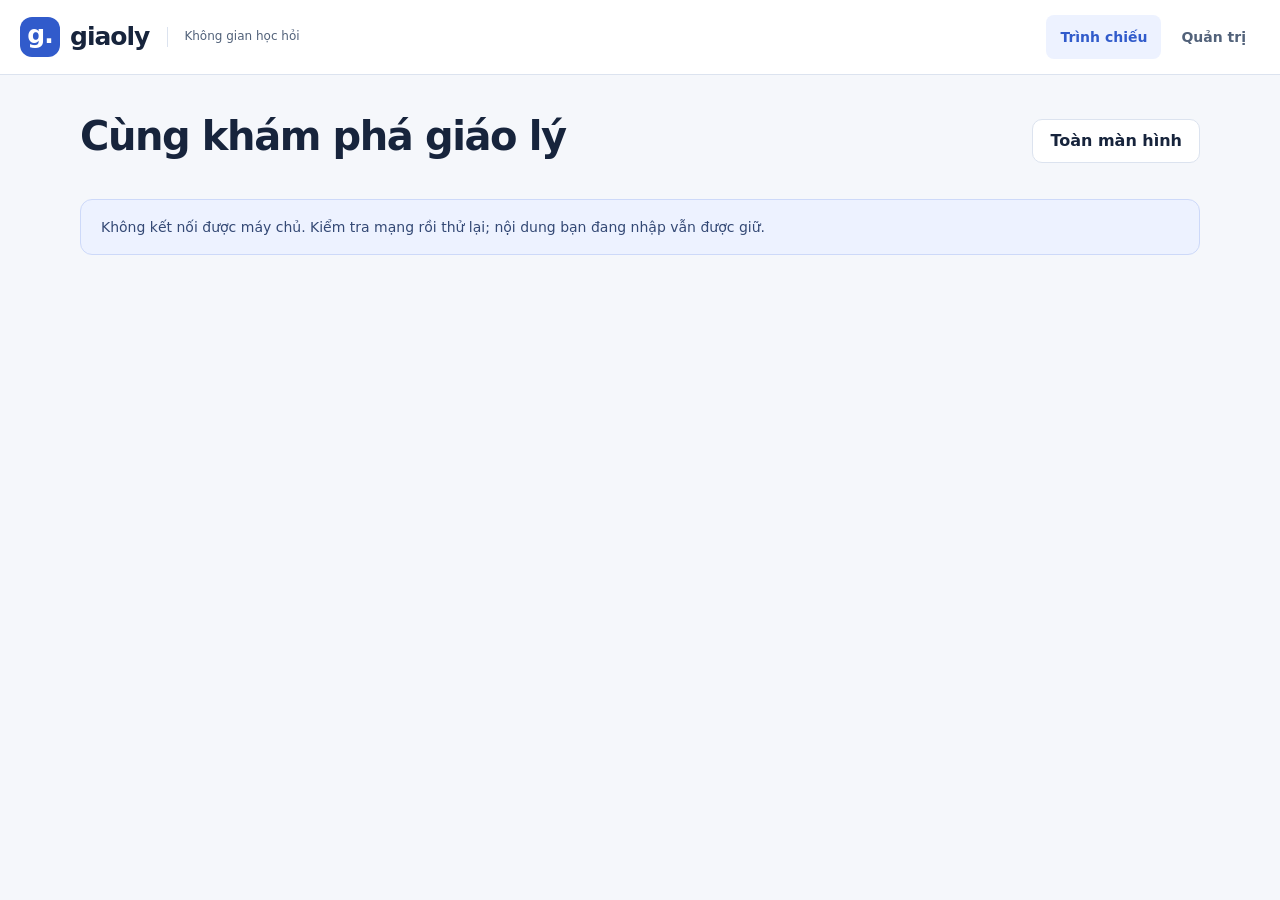
<file: index.html>
<!doctype html>
<html lang="vi">
<head>
<meta charset="utf-8"><meta name="viewport" content="width=device-width, initial-scale=1">
<meta name="theme-color" content="#f5f7fb"><meta name="description" content="Trình chiếu câu hỏi giáo lý, đếm thời gian và công bố đáp án.">
<title>Giaoly · Trình chiếu câu hỏi</title><link rel="stylesheet" href="styles.css?v=20260916-fit"><script type="module" src="presenter.js?v=20260916-fit"></script>
</head>
<body class="presenter-page">
<header class="topbar"><a class="brand" href="./"><span class="brand-icon" aria-hidden="true">g.</span>giaoly <span class="brand-sub">Không gian học hỏi</span></a><nav aria-label="Điều hướng"><a class="nav-link active" href="./" aria-current="page">Trình chiếu</a><a class="nav-link" href="admin.html">Quản trị</a></nav></header>
<main class="presenter shell">
<div class="page-heading"><div><h1 id="session-title">Cùng khám phá giáo lý</h1></div><button id="fullscreen" class="secondary">Toàn màn hình</button></div>
<div id="load-error" role="alert" hidden></div>
<div id="presentation" hidden>
<div class="session-bar"><label class="jump-label">Chuyển đến <select id="jump" aria-label="Chuyển trang trình chiếu"></select></label><span id="question-count" class="muted"></span></div>
<div id="slide-stage">
<article id="event-page" class="event-page" aria-labelledby="event-title" hidden><h2 id="event-title"></h2><p id="event-body"></p></article>
<article id="question-card" class="question-card" aria-labelledby="question-title">
<div class="question-top"><span class="eyebrow" id="question-number"></span><div class="timer-wrap"><span class="muted">Thời gian còn lại</span><output id="timer" role="timer" aria-label="Thời gian còn lại">00:30</output></div></div>
<div class="time-track" aria-hidden="true"><div id="time-fill"></div></div>
<h2 id="question-title"></h2><p id="question-instruction" class="muted"></p>
<div id="question-content"></div>
<div id="answer-explanation" class="answer-explanation" hidden></div>
</article>
</div>
<div class="presenter-controls"><div class="button-group"><button id="prev" class="secondary">← Câu trước</button><button id="next" class="secondary">Câu tiếp →</button></div><div id="question-controls" class="button-group"><button id="timer-toggle" class="secondary">Bắt đầu đếm</button><button id="timer-reset" class="quiet">Đặt lại</button><button id="reveal" class="primary" aria-pressed="false">Hiện đáp án</button></div></div>
<p id="timer-status" role="status" class="status-line"></p>
</div>
<div id="empty" class="empty-state" hidden><h2>Chưa có câu hỏi được chọn</h2><p>Vào quản trị và bật “Đưa lên trình chiếu” cho các câu bạn muốn sử dụng.</p><a class="primary button" href="admin.html">Mở quản trị</a></div>
</main>
</body></html>
</file>
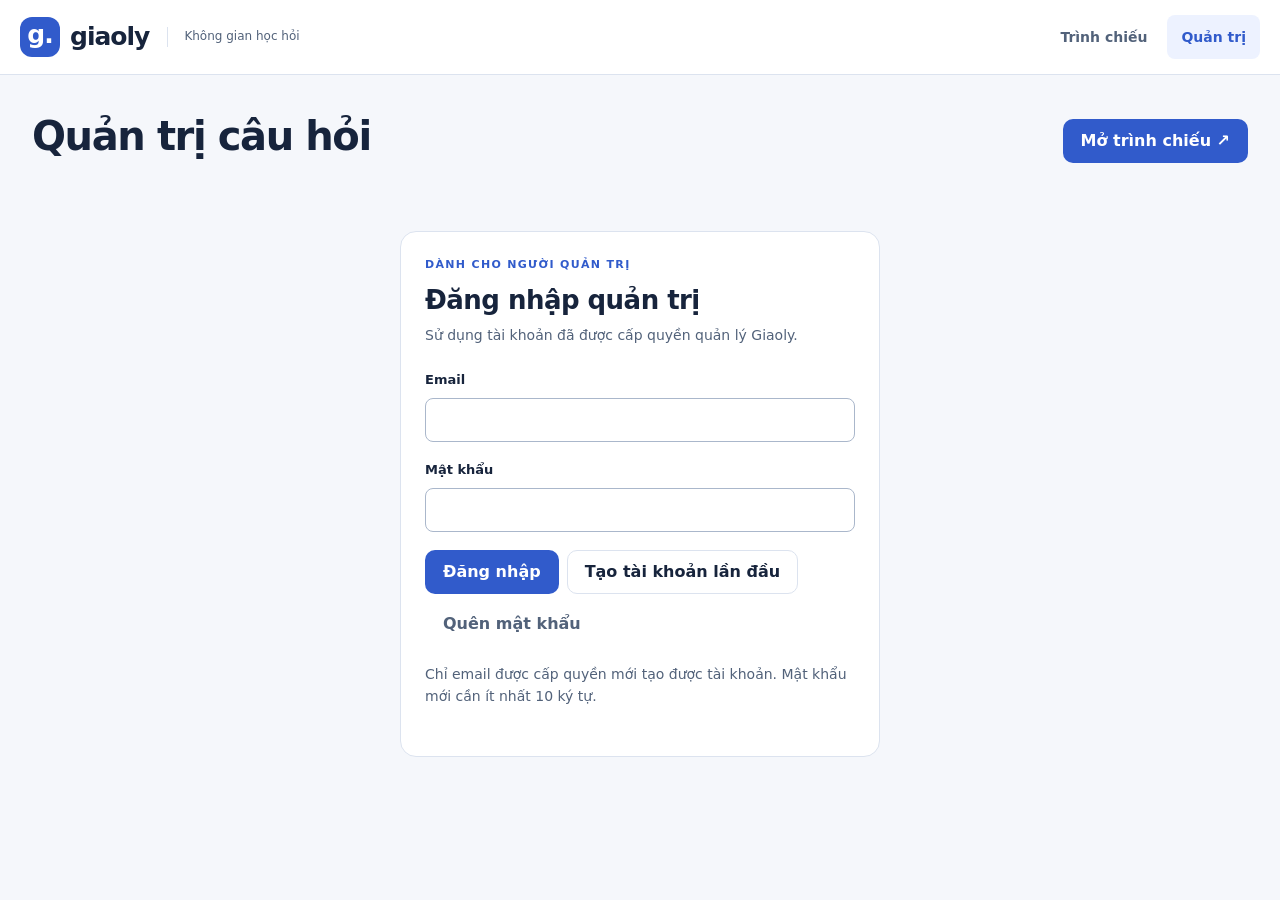
<file: admin.html>
<!doctype html><html lang="vi"><head><meta charset="utf-8"><meta name="viewport" content="width=device-width, initial-scale=1"><meta name="theme-color" content="#f5f7fb"><title>Giaoly · Quản trị câu hỏi</title><link rel="stylesheet" href="styles.css?v=20260916-fit"><script type="module" src="admin.js?v=20260916-pages"></script></head><body>
<header class="topbar"><a class="brand" href="./"><span class="brand-icon" aria-hidden="true">g.</span>giaoly <span class="brand-sub">Không gian học hỏi</span></a><nav aria-label="Điều hướng"><a class="nav-link" href="./">Trình chiếu</a><a class="nav-link active" href="admin.html" aria-current="page">Quản trị</a></nav></header>
<main class="shell admin-shell"><div class="page-heading"><div><h1>Quản trị câu hỏi</h1></div><a class="primary button" href="./">Mở trình chiếu ↗</a></div>
<div class="account-bar"><span id="account-label"></span><button id="logout" class="quiet">Đăng xuất</button></div>
<section id="login-panel" class="panel login-panel" hidden><p class="eyebrow">DÀNH CHO NGƯỜI QUẢN TRỊ</p><h2>Đăng nhập quản trị</h2><p class="muted">Sử dụng tài khoản đã được cấp quyền quản lý Giaoly.</p><form id="login-form"><label>Email<input name="email" type="email" autocomplete="username" required></label><label>Mật khẩu<input name="password" type="password" autocomplete="current-password" required></label><div class="button-group"><button class="primary" type="submit">Đăng nhập</button><button class="secondary" type="button" id="register">Tạo tài khoản lần đầu</button><button class="quiet" type="button" id="forgot-password">Quên mật khẩu</button></div><p class="small muted" style="margin-top:16px">Chỉ email được cấp quyền mới tạo được tài khoản. Mật khẩu mới cần ít nhất 10 ký tự.</p><p id="login-error" class="form-error" role="alert" hidden></p></form></section><div id="global-status" role="status" class="status-line"></div>
<div id="admin-content" hidden><section class="settings-card" aria-labelledby="settings-heading"><div><h2 id="settings-heading">Buổi thi của bạn</h2><p class="muted">Tiêu đề xuất hiện trên trang trình chiếu.</p></div><form id="settings-form" class="settings-form"><label class="session-title-field">Tên buổi thi<input name="title" maxlength="160" required></label><button class="secondary" type="submit">Lưu tên</button><button id="export" type="button" class="secondary">Xuất dữ liệu</button><label class="secondary button file-label">Nhập dữ liệu<input id="import" type="file" accept=".json,application/json"></label></form></section>
<details class="panel slide-settings"><summary><span class="slide-summary-title">Trang mở đầu &amp; kết thúc</span><span class="muted slide-summary-subtitle">Thiết lập nội dung trình chiếu</span></summary>
<form id="pages-form"><div class="page-settings-grid"><fieldset><legend>Trang mở đầu</legend><label class="check-label"><input type="checkbox" name="opening-enabled">Đưa lên trình chiếu</label><label>Tên cuộc thi<input name="opening-title" maxlength="160"></label><label>Nội dung bổ sung<textarea name="opening-body" rows="5" maxlength="4000" placeholder="Đơn vị tổ chức, chủ đề, thời gian, địa điểm…"></textarea></label></fieldset><fieldset><legend>Trang kết thúc</legend><label class="check-label"><input type="checkbox" name="closing-enabled">Đưa lên trình chiếu</label><label>Tiêu đề cảm ơn<input name="closing-title" maxlength="160"></label><label>Nội dung bổ sung<textarea name="closing-body" rows="5" maxlength="4000" placeholder="Lời cảm ơn, lời chúc hoặc thông tin liên hệ…"></textarea></label></fieldset></div><div class="button-group"><button type="submit" class="primary">Lưu trang trình chiếu</button><span id="pages-status" role="status" class="small"></span></div></form></details>
<section class="library panel question-workspace" aria-labelledby="library-heading">
<div class="workspace-heading"><div><h2 id="library-heading">Kho câu hỏi</h2><p id="library-count" class="muted"></p></div><button id="new-question" class="primary" aria-haspopup="dialog" aria-controls="editor-dialog">+ Thêm câu hỏi</button></div>
<div class="workspace-views" role="group" aria-label="Chế độ xem câu hỏi"><button id="bank-view" class="view-button" aria-controls="bank-panel" aria-pressed="true">Kho câu hỏi <span id="bank-total" class="view-count">0</span></button><button id="queue-view" class="view-button" aria-controls="queue-panel" aria-pressed="false">Câu hỏi trình chiếu <span id="queue-total" class="view-count">0</span></button></div>
<div id="type-tabs" class="type-tabs" role="tablist" aria-label="Dạng trắc nghiệm"></div>
<div id="bank-panel" role="tabpanel" aria-labelledby="tab-single" tabindex="0">
<div class="library-toolbar"><div><h3 id="list-heading">ABCD</h3><p id="list-description" class="muted small">Chọn các câu muốn đưa lên trình chiếu.</p></div><label class="search-label">Tìm trong dạng này<input id="search" type="search" placeholder="Tìm nội dung câu hỏi…"></label></div>
<ol id="question-list" class="question-list"></ol><div id="no-results" class="list-empty" hidden><h3>Chưa có câu hỏi</h3><p class="muted">Bấm Thêm câu hỏi để bắt đầu.</p></div>
</div>
<section id="queue-panel" aria-labelledby="queue-heading" hidden><div class="library-toolbar"><div><h3 id="queue-heading">Thứ tự trình chiếu</h3><p id="queue-summary" class="muted small"></p></div><a class="secondary button" href="./">Xem trình chiếu ↗</a></div><p class="queue-help">Danh sách dưới đây đúng thứ tự xuất hiện. Dùng ↑ ↓ hoặc nhập vị trí để sắp xếp.</p><div id="queue-opening" class="queue-bookend" hidden></div><ol id="queue-list" class="question-list"></ol><div id="queue-closing" class="queue-bookend" hidden></div><div id="queue-empty" class="list-empty" hidden><h3>Chưa chọn câu hỏi nào</h3><p class="muted">Chọn câu ở các tab trong kho để chuẩn bị buổi trình chiếu.</p><button id="back-to-bank" class="secondary">Chọn câu từ kho</button></div></section>
</section>

</div></main>
<dialog id="editor-dialog" class="question-editor" aria-labelledby="editor-heading"><div class="panel-heading"><div><p class="eyebrow" id="editor-mode">BIÊN SOẠN</p><h2 id="editor-heading">Thêm câu hỏi</h2></div><button type="button" id="close-editor" class="quiet" aria-label="Đóng khung biên soạn">✕</button></div>
<form id="question-form"><input type="hidden" name="id"><div class="form-grid"><label>Dạng câu hỏi<select name="type" id="question-type"></select></label><label>Thời gian trả lời (giây)<input type="number" name="seconds" value="30" min="1" max="3600" required></label></div><label>Nội dung câu hỏi<textarea name="prompt" rows="3" maxlength="4000" required placeholder="Nhập câu hỏi của bạn…"></textarea></label><div id="type-fields"></div><label>Giải thích đáp án <span class="muted">(không bắt buộc)</span><textarea name="explanation" rows="2" maxlength="4000" placeholder="Hiển thị sau khi bấm Hiện đáp án"></textarea></label><label class="check-label"><input name="enabled" type="checkbox" checked>Đưa lên trình chiếu</label><div id="form-error" class="form-error" role="alert" tabindex="-1" hidden></div><div class="editor-actions"><button type="submit" class="primary">Lưu câu hỏi</button><button type="button" id="cancel-edit" class="secondary">Hủy</button></div></form>
</dialog>
<dialog id="password-dialog"><h2>Đặt mật khẩu mới</h2><form id="password-form"><label>Mật khẩu mới<input name="password" type="password" autocomplete="new-password" minlength="10" required></label><button class="primary" type="submit">Lưu mật khẩu mới</button><p id="password-error" class="form-error" hidden role="alert"></p></form></dialog><dialog id="import-dialog"><h2>Nhập bộ câu hỏi?</h2><p id="import-summary"></p><p>Bộ dữ liệu hiện tại trên trình duyệt này sẽ được thay thế. Hãy xuất bản sao nếu bạn cần giữ lại.</p><div class="button-group"><button id="confirm-import" class="primary">Thay thế dữ liệu</button><button id="cancel-import" class="secondary">Hủy</button></div></dialog>
<dialog id="delete-dialog"><h2>Xóa câu hỏi?</h2><p id="delete-summary"></p><p>Thao tác này sẽ xóa câu khỏi kho và trang trình chiếu.</p><div class="button-group"><button id="confirm-delete" class="danger">Xóa câu hỏi</button><button id="cancel-delete" class="secondary">Giữ lại</button></div></dialog>
</body></html>
</file>
<file: styles.css>
:root{color-scheme:light;--bg:#f5f7fb;--paper:#fff;--ink:#17243c;--muted:#52627a;--brand:#315bcb;--brand-hover:#23449b;--tint:#edf2ff;--border:#dce3ef;--green:#16634b;--green-bg:#edf9f2;--danger:#b42332;--amber:#975600;--shadow:0 8px 32px #253e7210;font-family:system-ui,-apple-system,BlinkMacSystemFont,"Segoe UI",sans-serif;color:var(--ink);background:var(--bg);font-synthesis:none}
*{box-sizing:border-box}body{margin:0;line-height:1.6}button,input,select,textarea{font:inherit}button,a,input,select,textarea,summary{-webkit-tap-highlight-color:transparent}button,.button{min-height:44px;padding:10px 17px;border-radius:10px;border:1px solid transparent;font-weight:650;cursor:pointer;text-decoration:none;display:inline-flex;align-items:center;justify-content:center;gap:8px;line-height:1.4;transition:background .18s,color .18s,border-color .18s}button:disabled{opacity:.42;cursor:not-allowed}a{color:var(--brand)}button:focus-visible,a:focus-visible,input:focus-visible,textarea:focus-visible,select:focus-visible{outline:3px solid var(--brand);outline-offset:3px}.primary{background:var(--brand);color:white}.primary:hover:not(:disabled){background:var(--brand-hover)}.secondary{background:var(--paper);border-color:var(--border);color:var(--ink)}.secondary:hover:not(:disabled){background:var(--tint);border-color:var(--brand)}.quiet{background:transparent;color:var(--muted)}.quiet:hover:not(:disabled){background:var(--tint)}.danger{color:var(--danger);background:#fff0f0;border-color:#f5c3c8}.shell{width:min(1240px,calc(100% - 32px));margin-inline:auto}.topbar{padding:15px max(16px,calc((100% - 1240px)/2));background:var(--paper);border-bottom:1px solid var(--border);display:flex;justify-content:space-between;align-items:center;gap:16px;flex-wrap:wrap}.brand{font-size:25px;font-weight:800;letter-spacing:-1px;text-decoration:none;color:var(--ink);display:flex;gap:10px;align-items:center}.brand-icon{background:var(--brand);color:white;border-radius:12px;width:40px;height:40px;text-align:center;line-height:36px}.brand-sub{display:none;color:var(--muted);font-size:12px;font-weight:500;letter-spacing:0;border-left:1px solid var(--border);padding-left:16px;margin-left:8px}nav{display:flex;gap:6px}.nav-link{padding:10px 14px;min-height:44px;display:flex;align-items:center;border-radius:8px;text-decoration:none;font-size:14px;color:var(--muted);font-weight:650}.nav-link.active{background:var(--tint);color:var(--brand)}.nav-link:hover{background:var(--bg)}.page-heading{display:flex;justify-content:space-between;align-items:center;gap:24px;padding:36px 0 28px;flex-wrap:wrap}.eyebrow{color:var(--brand);letter-spacing:.12em;font-size:11px;font-weight:800;margin:0 0 8px}h1{font-size:clamp(27px,3.4vw,40px);line-height:1.25;letter-spacing:-.035em;margin:0 0 10px;text-wrap:balance}h2{font-size:20px;line-height:1.4;margin:0 0 6px;letter-spacing:-.02em}p{margin:0 0 12px}.muted{color:var(--muted)}.small{font-size:12px}.page-heading p:last-child{margin-bottom:0}.pill{display:inline-flex;align-items:center;padding:5px 12px;border-radius:30px;background:var(--tint);color:var(--brand);font-weight:700;font-size:12px}.session-bar{display:flex;align-items:center;gap:14px;margin-bottom:18px;flex-wrap:wrap;font-size:14px}.session-bar .pill{margin-left:auto}.jump-label{display:flex;align-items:center;gap:10px;margin:0}.jump-label select{width:90px;margin:0}.question-card{background:var(--paper);border:1px solid var(--border);border-radius:20px;padding:24px;box-shadow:var(--shadow);min-height:430px}.question-top{display:flex;justify-content:space-between;align-items:center;gap:16px}.question-top .eyebrow{font-size:13px;margin:0}.timer-wrap{display:flex;align-items:center;gap:14px}.timer-wrap .muted{font-size:12px;white-space:nowrap;line-height:1.4}#timer{font-size:32px;font-weight:750;font-variant-numeric:tabular-nums;color:var(--brand);line-height:1.2}#timer.expired{color:var(--danger)}.time-track{height:4px;background:var(--tint);border-radius:4px;margin:20px 0 28px;overflow:hidden}#time-fill{height:100%;width:100%;background:var(--brand);transition:width .2s linear}#time-fill.expired{background:var(--danger)}#question-title{font-size:clamp(24px,3vw,37px);line-height:1.45;white-space:pre-wrap;overflow-wrap:anywhere;margin-bottom:12px}#question-instruction{font-size:14px;margin-bottom:24px}.options-grid{display:grid;gap:14px}.option{display:flex;align-items:center;gap:16px;padding:18px;border:2px solid var(--border);border-radius:12px;font-size:clamp(18px,2vw,25px);min-height:78px;white-space:pre-wrap;overflow-wrap:anywhere}.option-letter{display:grid;place-items:center;flex-shrink:0;width:38px;height:38px;background:var(--tint);border-radius:9px;color:var(--brand);font-size:16px;font-weight:750}.option-text{flex:1;min-width:0}.correct{border-color:var(--green)!important;background:var(--green-bg)!important;color:var(--green)}.correct .option-letter{background:var(--green);color:white}.answer-mark{font-size:13px;font-weight:750;flex-shrink:0}.answer-explanation{margin-top:24px;padding:18px 22px;background:var(--green-bg);border-left:4px solid var(--green);border-radius:8px;color:var(--green);white-space:pre-wrap;overflow-wrap:anywhere}.answer-explanation strong{display:block}.fill-sentence{font-size:clamp(24px,3vw,34px);line-height:2;white-space:pre-wrap;overflow-wrap:anywhere}.blank{display:inline-block;min-width:100px;padding:0 12px;background:var(--tint);border-bottom:2px dashed var(--brand);color:var(--brand);text-align:center;border-radius:5px}.blank.solved{background:var(--green-bg);color:var(--green);border-color:var(--green);font-weight:700}.match-grid{display:grid;grid-template-columns:1fr 1fr;gap:12px}.match-column{display:grid;gap:12px;align-content:start;min-width:0}.match-column h3{font-size:13px;color:var(--muted);margin:0}.match-column .option{font-size:18px;padding:14px;flex-wrap:wrap}.sequence{display:grid;gap:12px}.short-placeholder{border:2px dashed var(--border);border-radius:12px;color:var(--muted);padding:32px;text-align:center}.short-answer{padding:28px;font-size:clamp(24px,3vw,36px);background:var(--green-bg);color:var(--green);border:2px solid var(--green);border-radius:12px;white-space:pre-wrap;overflow-wrap:anywhere}.presenter-controls{display:flex;justify-content:space-between;gap:16px;flex-wrap:wrap;margin-top:22px}.button-group{display:flex;gap:8px;align-items:center;flex-wrap:wrap}.status-line{font-size:14px;color:var(--muted);min-height:24px;margin-top:16px}.keyboard-hint{font-size:12px;color:var(--muted);margin-top:8px}.footer{border-top:1px solid var(--border);padding:22px 0;margin-top:36px;display:flex;justify-content:space-between;gap:12px;flex-wrap:wrap;font-size:12px;color:var(--muted)}.notice{background:var(--tint);border:1px solid #cdd9f9;border-radius:12px;padding:16px 20px;color:#344975;font-size:14px}.settings-card{background:var(--paper);border:1px solid var(--border);border-radius:14px;padding:22px;display:flex;align-items:center;gap:24px;flex-wrap:wrap;margin:18px 0 24px}.settings-card p{font-size:12px;margin:0}.inline-form{display:flex;align-items:flex-end;gap:12px;flex-wrap:wrap;flex:1}.inline-form label{flex:1;min-width:170px;margin:0}.inline-form button{margin-bottom:0}.admin-grid{display:grid;gap:24px;align-items:start}.panel{background:var(--paper);border:1px solid var(--border);border-radius:16px;padding:24px;min-width:0}.panel-heading{display:flex;justify-content:space-between;gap:12px;align-items:center;margin-bottom:22px}.panel-heading p{margin-bottom:0;font-size:12px}label{display:block;font-size:13px;font-weight:650;margin-bottom:18px}input:not([type=checkbox],[type=radio],[type=file]),select,textarea{display:block;width:100%;padding:10px 12px;border:1px solid #aab7cb;border-radius:8px;background:white;color:var(--ink);margin-top:7px;min-height:44px;max-width:100%}textarea{resize:vertical}input[type=checkbox],input[type=radio]{width:20px;height:20px;accent-color:var(--brand);flex-shrink:0;cursor:pointer}.check-label{display:flex;align-items:center;gap:10px;min-height:44px;margin:0}.form-grid{display:grid;gap:0 16px}.helper{font-size:12px;color:var(--muted);margin:-6px 0 16px}.field-box{background:var(--bg);border:1px solid var(--border);padding:16px;border-radius:12px;margin-bottom:18px}.field-box p{font-size:12px;color:var(--muted)}.choice-row{display:flex;gap:10px;align-items:center;margin-bottom:10px}.choice-row .choice-correct{display:flex;align-items:center;justify-content:center;margin:0;min-width:44px;min-height:44px}.choice-row input[type=text]{margin:0;flex:1;min-width:0}.choice-row>span{font-size:13px;font-weight:750}.editor-actions{display:flex;gap:10px;flex-wrap:wrap;border-top:1px solid var(--border);padding-top:20px;margin-top:20px}.form-error{color:var(--danger);background:#fff1f1;padding:12px 16px;border-radius:8px;font-size:14px;margin-top:16px}.question-list{list-style:none;margin:0;padding:0;display:grid;gap:12px}.question-row{padding:16px;border:1px solid var(--border);border-radius:12px}.question-row.editing{border-color:var(--brand);box-shadow:inset 3px 0 var(--brand)}.row-top{display:flex;gap:12px;align-items:start}.row-number{background:var(--tint);color:var(--brand);min-width:30px;height:30px;border-radius:8px;text-align:center;font-weight:750;font-size:13px;line-height:30px}.row-title{flex:1;min-width:0;font-size:14px;font-weight:650;overflow-wrap:anywhere;display:-webkit-box;-webkit-line-clamp:2;-webkit-box-orient:vertical;overflow:hidden}.row-meta{display:flex;gap:10px;flex-wrap:wrap;font-size:12px;color:var(--muted);margin:8px 0 8px 42px}.row-actions{display:flex;gap:6px;align-items:center;flex-wrap:wrap}.row-actions button{font-size:12px;padding:8px 10px;min-width:44px}.row-actions .check-label{font-size:12px;margin-right:auto}.position{width:60px!important;min-width:60px;margin:0!important;padding:7px!important;font-size:12px!important}.search-label,.filter-label{margin-bottom:12px}.type-manager{margin-top:24px}.type-manager>div>p.muted{font-size:14px;max-width:760px}.type-manager .inline-form{margin-top:22px}.type-chips{display:flex;gap:10px;flex-wrap:wrap;margin-top:18px}.file-label{margin:0;position:relative;overflow:hidden}.file-label input{position:absolute;inset:0;opacity:0;width:100%;cursor:pointer}.file-label:focus-within{outline:3px solid var(--brand);outline-offset:3px}.empty-state{text-align:center;padding:70px 24px;background:white;border:1px solid var(--border);border-radius:16px}.empty-state p{color:var(--muted)}dialog{border:1px solid var(--border);border-radius:18px;max-width:520px;width:calc(100% - 32px);padding:28px;box-shadow:var(--shadow);color:var(--ink)}dialog::backdrop{background:#17243c77}dialog p{color:var(--muted);overflow-wrap:anywhere}[hidden]{display:none!important}body:fullscreen{overflow:auto;background:var(--bg)}
@media(min-width:640px){.brand-sub{display:inline}.options-grid{grid-template-columns:1fr 1fr}.form-grid{grid-template-columns:1.3fr 1fr}.question-card{padding:32px 40px}.shell{width:min(1240px,calc(100% - 64px))}}
@media(min-width:1000px){.admin-grid{grid-template-columns:minmax(340px,.85fr) minmax(0,1.25fr)}.presenter{max-width:1120px}.editor{position:sticky;top:20px}}
@media(max-width:480px){.topbar{gap:8px}.nav-link{padding:10px;font-size:13px}.page-heading{padding-top:26px;gap:16px}.panel{padding:18px}.panel-heading{flex-wrap:wrap}.question-card{padding:20px}.question-top .eyebrow{font-size:11px}.option{padding:14px;gap:10px}.answer-mark{font-size:11px}.match-column .option{font-size:16px;padding:10px}.presenter-controls>.button-group{width:100%}.presenter-controls button{flex:1}.session-bar .pill{margin-left:0}.settings-card{padding:18px}.question-row{padding:12px}}
@media(prefers-reduced-motion:reduce){*,*::before,*::after{scroll-behavior:auto!important;transition:none!important}}
.login-panel{max-width:480px;margin:32px auto}.login-panel h2{font-size:26px}.login-panel p.muted{font-size:14px;margin-bottom:24px}.account-bar{display:flex;justify-content:flex-end;align-items:center;gap:12px;font-size:13px;color:var(--muted);margin-top:10px}.account-bar:has(#account-label:empty){display:none}

#timer-status:empty{display:none}.presenter,.admin-shell{padding-bottom:32px}

/* Presentation controls keep their labels and touch targets readable. */
.question-top{flex-wrap:wrap}.timer-wrap{margin-left:auto}
#jump{appearance:none;-webkit-appearance:none;padding-right:36px;background-image:url("data:image/svg+xml,%3Csvg xmlns='http://www.w3.org/2000/svg' width='16' height='16' viewBox='0 0 24 24' fill='none' stroke='%2352627a' stroke-width='2' stroke-linecap='round' stroke-linejoin='round'%3E%3Cpath d='m6 9 6 6 6-6'/%3E%3C/svg%3E");background-repeat:no-repeat;background-position:right 12px center;background-size:16px}
html:fullscreen .presenter-page>.topbar{display:none}
html:fullscreen{overflow:auto;background:var(--bg)}
/* One shared grid aligns all three settings actions at every screen size. */
.settings-card{display:block}
.settings-form{display:grid;grid-template-columns:repeat(3,minmax(0,1fr));gap:12px;margin-top:18px;align-items:end}
.settings-form .session-title-field{grid-column:1/-1;min-width:0;margin:0}
.settings-form button,.settings-form .file-label{font-size:14px;font-weight:650;line-height:1.4;min-height:44px;height:100%;margin:0;padding:10px 8px;align-self:stretch}
@media(min-width:768px){.settings-form{grid-template-columns:minmax(160px,1fr) repeat(3,auto)}.settings-form .session-title-field{grid-column:auto}.settings-form button,.settings-form .file-label{height:44px;padding-inline:17px;align-self:end}}
/* Admin: full-width library, seven question tabs, and an on-demand editor. */
.workspace-heading{display:flex;justify-content:space-between;align-items:center;gap:16px;flex-wrap:wrap;margin-bottom:24px}.workspace-heading p{font-size:13px;margin:0}
.workspace-views{display:flex;gap:8px;border-bottom:1px solid var(--border);padding-bottom:16px;margin-bottom:22px;flex-wrap:wrap}.view-button{color:var(--muted);background:transparent}.view-button[aria-pressed=true]{background:var(--tint);color:var(--brand)}.view-count{font-size:12px;background:var(--paper);padding:2px 8px;border-radius:20px;font-variant-numeric:tabular-nums}
.type-tabs{display:grid;grid-template-columns:repeat(2,minmax(0,1fr));gap:8px;margin-bottom:24px}.type-tabs button{display:flex;justify-content:space-between;text-align:left;background:var(--bg);color:var(--muted);border:1px solid var(--border);padding:12px;font-size:13px;min-height:54px}.type-tabs button[aria-selected=true]{border-color:var(--brand);background:var(--tint);color:var(--brand);box-shadow:inset 0 -2px var(--brand)}.tab-count{font-size:12px;background:var(--paper);min-width:24px;text-align:center;border-radius:6px;padding:2px 4px;flex-shrink:0}
.library-toolbar{display:flex;align-items:center;justify-content:space-between;gap:16px;flex-wrap:wrap;margin-bottom:18px}.library-toolbar h3{margin:0 0 4px;font-size:20px}.library-toolbar p{margin:0}.library-toolbar .search-label{margin:0;width:min(100%,320px)}.list-empty{text-align:center;padding:48px 16px;border:1px dashed var(--border);border-radius:12px}.list-empty h3{margin:0 0 8px}.list-empty p{font-size:14px}.queue-help{font-size:13px;color:var(--muted);margin-bottom:18px}
.question-workspace .question-row{display:flex;gap:18px;align-items:center;justify-content:space-between;flex-wrap:wrap;padding:20px}.question-row-content{min-width:0;flex:1 1 420px}.question-workspace .row-title{display:block;overflow:visible;font-size:16px;white-space:pre-wrap;-webkit-line-clamp:unset}.question-workspace .row-meta{margin-bottom:0;font-size:12px}.question-workspace .row-actions{gap:8px}.question-workspace .row-actions .check-label{font-size:13px;margin-right:12px}.question-workspace .row-actions button{font-size:13px}.question-workspace .question-row.is-selected{border-color:#b2c5f3}.selected-marker{color:var(--brand);font-weight:650}.reorder-controls{display:flex;align-items:center;gap:6px}.position-label{display:flex;align-items:center;gap:6px;margin:0;font-size:12px;color:var(--muted)}
.question-editor{width:min(760px,calc(100% - 32px));max-width:760px;max-height:calc(100dvh - 32px);padding:28px;overflow:auto;overscroll-behavior:contain}.question-editor .panel-heading{margin-bottom:24px}.question-editor .panel-heading p{margin:0 0 4px}.question-editor .editor-actions{position:sticky;bottom:-28px;background:var(--paper);padding:16px 0 20px;margin-top:24px}.question-editor .editor-actions .primary{min-width:160px}.question-editor::backdrop{background:#17243c88}body:has(#editor-dialog[open]){overflow:hidden}
@media(min-width:640px){.type-tabs{grid-template-columns:repeat(4,minmax(0,1fr))}}
@media(min-width:1100px){.type-tabs{grid-template-columns:repeat(7,minmax(0,1fr))}.type-tabs button{gap:6px;font-size:12px;padding:12px 10px}}
@media(max-width:480px){.question-workspace .question-row{padding:16px}.question-workspace .row-actions{width:100%}.question-workspace .row-actions .check-label{margin-right:auto}.workspace-views{display:grid;grid-template-columns:1fr 1fr;gap:4px}.workspace-views button{font-size:12px;padding:10px 6px;gap:5px}.question-editor{padding:20px;width:calc(100% - 16px);max-height:calc(100dvh - 16px)}.question-editor .editor-actions{bottom:-20px}.question-editor .editor-actions button{flex:1}.question-editor .editor-actions .primary{min-width:0}}

/* Correct matching pairs share one badge color, with text links as a second cue. */
.option.matched{border-color:var(--pair-color)}
.matched .option-letter{background:var(--pair-color);color:var(--paper)}
.matched .answer-mark{color:var(--pair-color)}
.order-rank{display:grid;place-items:center;flex-shrink:0;min-width:38px;height:38px;padding-inline:6px;border-radius:9px;background:var(--green);color:var(--paper);font-size:18px;font-weight:800;font-variant-numeric:tabular-nums}
.order-rank.unrevealed{visibility:hidden}

/* Optional opening and closing pages share the quiz's presentation theme. */
.slide-settings{margin-bottom:24px}.slide-settings summary{cursor:pointer;min-height:44px;font-size:18px;font-weight:700;padding:8px 0}.slide-settings summary:focus-visible{outline:3px solid var(--brand);outline-offset:4px}.slide-settings summary span{display:block;font-size:13px;font-weight:400}.slide-settings form{margin-top:24px}.page-settings-grid{display:grid;gap:20px}.page-settings-grid fieldset{min-width:0;border:1px solid var(--border);border-radius:12px;padding:18px}.page-settings-grid legend{font-weight:700;padding:0 8px}.page-settings-grid .check-label{margin-bottom:16px}.page-settings-grid label:last-child{margin-bottom:0}.queue-bookend{padding:18px 20px;background:var(--tint);border:1px solid var(--border);border-radius:12px;color:var(--brand);font-weight:650;margin:12px 0;overflow-wrap:anywhere}
.event-page{min-height:430px;display:flex;flex-direction:column;justify-content:center;align-items:center;text-align:center;gap:28px;background:var(--paper);border:1px solid var(--border);border-top:6px solid var(--brand);border-radius:20px;padding:40px 24px;box-shadow:var(--shadow)}.event-page h2{font-size:clamp(32px,5vw,64px);line-height:1.25;max-width:20ch;text-wrap:balance;color:var(--brand);margin:0;overflow-wrap:anywhere}.event-page p{font-size:clamp(18px,2.3vw,28px);line-height:1.7;white-space:pre-wrap;overflow-wrap:anywhere;max-width:65ch;margin:0}#jump{width:145px}
@media(min-width:768px){.page-settings-grid{grid-template-columns:1fr 1fr}.event-page{padding:60px;min-height:480px}}

/* Match the settings card heading and subtitle, with the disclosure arrow at right. */
.slide-settings{padding:22px}.slide-settings summary{display:block;position:relative;list-style:none;padding:0 28px 0 0;min-height:44px}.slide-settings summary::-webkit-details-marker{display:none}.slide-settings summary::after{content:'›';position:absolute;right:0;top:0;font-size:24px;line-height:28px;color:var(--muted)}.slide-settings[open] summary::after{transform:rotate(90deg)}.slide-settings summary .slide-summary-title{font-size:20px;font-weight:700;line-height:1.4;letter-spacing:-.02em;margin-bottom:6px}.slide-settings summary .slide-summary-subtitle{font-size:12px;font-weight:400;line-height:1.6}.slide-settings form>.button-group{margin-top:20px}
@media(max-width:480px){.slide-settings{padding:18px}}
/* Reserve viewport space for controls; the visible card is fitted by presenter.js. */
html:fullscreen .presenter{height:100dvh;width:calc(100% - 32px);max-width:none;padding:12px 0;display:flex;flex-direction:column;gap:10px}
html:fullscreen .presenter .page-heading{padding:0;gap:12px;flex-wrap:nowrap;flex-shrink:0}
html:fullscreen .presenter .page-heading h1{font-size:clamp(18px,2.4vw,30px);margin:0;display:-webkit-box;-webkit-line-clamp:2;-webkit-box-orient:vertical;overflow:hidden}
html:fullscreen #fullscreen{flex-shrink:0}
html:fullscreen #presentation{display:flex;flex-direction:column;gap:10px;flex:1;min-height:0}
html:fullscreen .session-bar{margin:0;flex-shrink:0}
html:fullscreen #slide-stage{flex:1;min-height:0;display:flex;align-items:center;justify-content:center}
html:fullscreen #slide-stage>article{flex-shrink:0;min-height:0;margin:0}
html:fullscreen .question-card{padding:20px 28px}
html:fullscreen .event-page{padding:32px}
html:fullscreen .presenter-controls{margin:0;flex-shrink:0}
html:fullscreen #timer-status{margin:0;min-height:0;flex-shrink:0}
html:fullscreen .option{min-height:0;padding:12px 16px}
html:fullscreen .time-track{margin:12px 0 18px}
html:fullscreen #question-instruction{margin-bottom:16px}
html:fullscreen .answer-explanation{margin-top:16px;padding:12px 18px}
/* Reduce spacing before reducing text on questions with many choices. */
html:fullscreen .question-card:has(.option:nth-child(9)) .option{padding:6px 10px;gap:10px}
html:fullscreen .question-card:has(.option:nth-child(9)) :is(.option-letter,.order-rank){width:26px;min-width:26px;height:26px;font-size:14px;border-radius:6px}
html:fullscreen .question-card:has(.option:nth-child(9)) :is(.match-column,.sequence,.options-grid){gap:6px}
</file>
